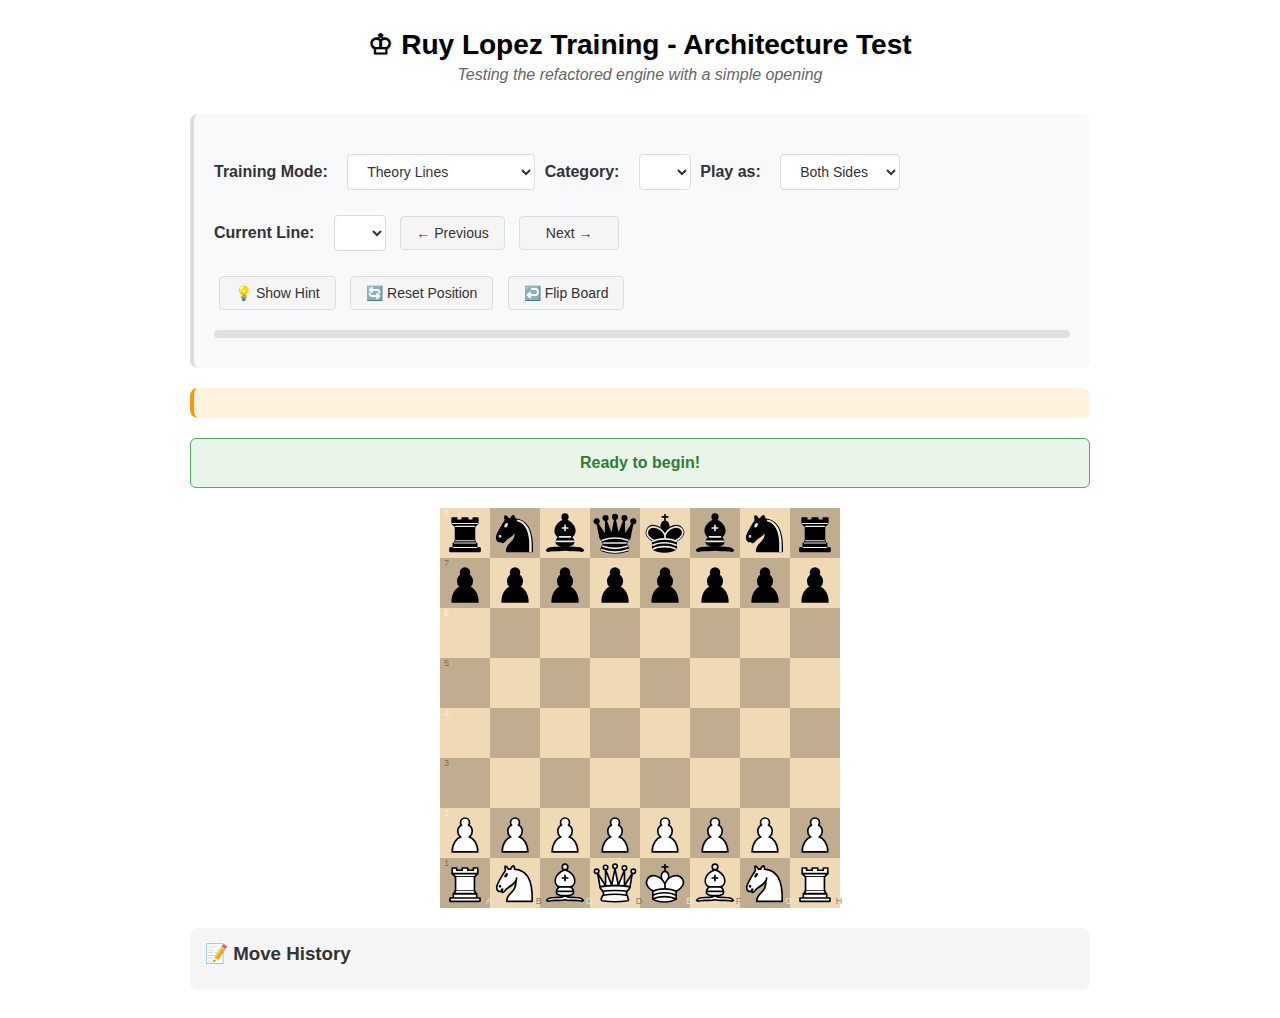
<file: v2.html>
<!DOCTYPE html>
<html>
<head>
    <meta charset="UTF-8">
    <meta name="viewport" content="width=device-width, initial-scale=1.0">
    <title>Ruy Lopez Test - Refactored Architecture</title>
    
    <!-- Chess assets -->
    <link rel="stylesheet" href="assets/css/chessground.base.css">
    <link rel="stylesheet" href="assets/css/chessground.brown.css">
    <link rel="stylesheet" href="assets/css/chessground.cburnett.css">
    <link rel="stylesheet" href="engine/promotion.css">
    <link rel="stylesheet" href="engine/trainer-styles.css">
    <script src="assets/js/chess.min.js"></script>
</head>
<body>

<div class="trainer-container">
    <div class="header">
        <h1 class="opening-title">♔ Ruy Lopez Training - Architecture Test</h1>
        <p class="opening-subtitle">Testing the refactored engine with a simple opening</p>
    </div>
    
    <div class="controls">
        <div class="control-group">
            <label for="modeSelect">Training Mode:</label>
            <select id="modeSelect">
                <option value="theory">Theory Lines</option>
                <option value="exercises">Exercises</option>
                <option value="spaced_repetition">🧠 Spaced Repetition</option>
            </select>
            
            <label for="categorySelect" id="categoryLabel">Category:</label>
            <select id="categorySelect">
                <!-- Populated by UI Manager -->
            </select>
            
            <label for="colorSelect">Play as:</label>
            <select id="colorSelect">
                <option value="white">White</option>
                <option value="black">Black</option>
                <option value="both" selected>Both Sides</option>
            </select>
        </div>
        
        <div class="control-group">
            <label for="lineSelect">Current Line:</label>
            <select id="lineSelect">
                <!-- Populated by UI Manager -->
            </select>
            <button id="prevLineBtn">← Previous</button>
            <button id="nextLineBtn">Next →</button>
        </div>
        
        <div class="control-group">
            <button id="hintBtn">💡 Show Hint</button>
            <button id="resetBtn">🔄 Reset Position</button>
            <button id="flipBtn">↩️ Flip Board</button>
        </div>
        
        <div class="progress-bar">
            <div class="progress-fill" id="progressFill"></div>
        </div>
    </div>
    
    <div id="positionInfo" class="position-info">
        <!-- Populated by UI Manager -->
    </div>
    
    <div class="challenge-box" id="challengeBox" style="display: none;">
        <!-- For exercises -->
    </div>
    
    <div id="status">Ready to begin!</div>
    
    <div id="board" class="cg-wrap"></div>
    
    <div class="success-message" id="successMessage"></div>
    <div class="error-message" id="errorMessage"></div>
    
    <div id="moves">
        <h3>📝 Move History</h3>
        <div id="movesList"></div>
    </div>
</div>

<!-- Promotion Selector -->
<div class="promotion-selector" id="promotionSelector">
    <div class="promotion-title">Choose Promotion Piece</div>
    <div class="promotion-pieces">
        <div class="promotion-piece white" data-piece="q" title="Queen"></div>
        <div class="promotion-piece white" data-piece="r" title="Rook"></div>
        <div class="promotion-piece white" data-piece="b" title="Bishop"></div>
        <div class="promotion-piece white" data-piece="n" title="Knight"></div>
        <div class="promotion-piece black" data-piece="q" title="Queen"></div>
        <div class="promotion-piece black" data-piece="r" title="Rook"></div>
        <div class="promotion-piece black" data-piece="b" title="Bishop"></div>
        <div class="promotion-piece black" data-piece="n" title="Knight"></div>
    </div>
</div>

<script type="module">
    // Import the refactored modules
    import { ChessTrainer } from './engine/trainer-core.js';
    import { UIManager } from './engine/ui-manager.js';
    import { ruyLopezData } from './data/ruy-lopez-data.js';
    
    // Initialize the trainer with clean separation
    const trainer = new ChessTrainer('board', ruyLopezData, {
        autoStart: true,
        showHints: true,
        defaultColor: 'both'
    });
    
    // Initialize UI Manager to handle all DOM updates
    const uiManager = new UIManager(trainer);
    
    // Log events for debugging the architecture
    console.log('=== RUY LOPEZ ARCHITECTURE TEST ===');
    console.log('Trainer initialized with events-based architecture');
    
    // Add debug event listeners to verify clean separation
    trainer.addEventListener('correctMove', (e) => {
        console.log('✅ Event: correctMove', e.detail);
    });
    
    trainer.addEventListener('incorrectMove', (e) => {
        console.log('❌ Event: incorrectMove', e.detail);
    });
    
    trainer.addEventListener('lineComplete', (e) => {
        console.log('🎉 Event: lineComplete', e.detail);
    });
    
    // Make trainer available for console debugging
    window.trainer = trainer;
    window.uiManager = uiManager;
    
    console.log('Test commands available in console:');
    console.log('- trainer.setMode("exercises")');
    console.log('- trainer.nextLine()');
    console.log('- trainer.flipBoard()');
    console.log('- trainer.getProgress()');
</script>

</body>
</html>
</file>
<file: assets/css/chessground.base.css>
.cg-wrap {
  box-sizing: content-box;
  position: relative;
  display: block;
}

cg-container {
  position: absolute;
  width: 100%;
  height: 100%;
  display: block;
  top: 0;
}

cg-board {
  position: absolute;
  top: 0;
  left: 0;
  width: 100%;
  height: 100%;
  -webkit-user-select: none;
  -moz-user-select: none;
  -ms-user-select: none;
  user-select: none;
  line-height: 0;
  background-size: cover;
}

.cg-wrap.manipulable cg-board {
  cursor: pointer;
}

cg-board square {
  position: absolute;
  top: 0;
  left: 0;
  width: 12.5%;
  height: 12.5%;
  pointer-events: none;
}

cg-board square.move-dest {
  pointer-events: auto;
}

cg-board square.last-move {
  will-change: transform;
}

.cg-wrap piece {
  position: absolute;
  top: 0;
  left: 0;
  width: 12.5%;
  height: 12.5%;
  background-size: cover;
  z-index: 2;
  will-change: transform;
  pointer-events: none;
}

cg-board piece.dragging {
  cursor: move;
  /* !important to override z-index from 3D piece inline style */
  z-index: 11 !important;
}

piece.anim {
  z-index: 8;
}

piece.fading {
  z-index: 1;
  opacity: 0.5;
}

.cg-wrap piece.ghost {
  opacity: 0.3;
}

.cg-wrap piece svg {
  overflow: hidden;
  position: relative;
  top: 0px;
  left: 0px;
  width: 100%;
  height: 100%;
  pointer-events: none;
  z-index: 2;
  opacity: 0.6;
}

.cg-wrap cg-auto-pieces,
.cg-wrap .cg-shapes,
.cg-wrap .cg-custom-svgs {
  overflow: visible;
  position: absolute;
  top: 0px;
  left: 0px;
  width: 100%;
  height: 100%;
  pointer-events: none;
}

.cg-wrap cg-auto-pieces {
  z-index: 2;
}

.cg-wrap cg-auto-pieces piece {
  opacity: 0.3;
}

.cg-wrap .cg-shapes {
  overflow: hidden;
  opacity: 0.6;
  z-index: 2;
}

.cg-wrap .cg-custom-svgs {
  /* over piece.anim = 8, but under piece.dragging = 11 */
  z-index: 9;
}

.cg-wrap .cg-custom-svgs svg {
  overflow: visible;
}

.cg-wrap coords {
  position: absolute;
  display: flex;
  pointer-events: none;
  opacity: 0.8;
  font-family: sans-serif;
  font-size: 9px;
}

.cg-wrap coords.ranks {
  left: 4px;
  top: -20px;
  flex-flow: column-reverse;
  height: 100%;
  width: 12px;
}

.cg-wrap coords.ranks.black {
  flex-flow: column;
}

.cg-wrap coords.ranks.left {
  left: -15px;
  align-items: flex-end;
}

.cg-wrap coords.files {
  bottom: -4px;
  left: 24px;
  flex-flow: row;
  width: 100%;
  height: 16px;
  text-transform: uppercase;
  text-align: center;
}

.cg-wrap coords.files.black {
  flex-flow: row-reverse;
}

.cg-wrap coords coord {
  flex: 1 1 auto;
}

.cg-wrap coords.ranks coord {
  transform: translateY(39%);
}

.cg-wrap coords.squares {
  bottom: 0;
  left: 0;
  text-transform: uppercase;
  text-align: right;
  flex-flow: column-reverse;
  height: 100%;
  width: 12.5%;
}

.cg-wrap coords.squares.black {
  flex-flow: column;
}

.cg-wrap coords.squares.left {
  text-align: left;
}

.cg-wrap coords.squares coord {
  padding: 6% 4%;
}

.cg-wrap coords.squares.rank2 {
  transform: translateX(100%);
}

.cg-wrap coords.squares.rank3 {
  transform: translateX(200%);
}

.cg-wrap coords.squares.rank4 {
  transform: translateX(300%);
}

.cg-wrap coords.squares.rank5 {
  transform: translateX(400%);
}

.cg-wrap coords.squares.rank6 {
  transform: translateX(500%);
}

.cg-wrap coords.squares.rank7 {
  transform: translateX(600%);
}

.cg-wrap coords.squares.rank8 {
  transform: translateX(700%);
}
</file>
<file: assets/css/chessground.brown.css>
/** Colored board squares as an embedded SVG */
cg-board {
  background-color: #f0d9b5;
  background-image: url('[data-uri]');
}

/** Interactive board square colors */
cg-board square.move-dest {
  background: radial-gradient(rgba(20, 85, 30, 0.5) 22%, #208530 0, rgba(0, 0, 0, 0.3) 0, rgba(0, 0, 0, 0) 0);
}
cg-board square.premove-dest {
  background: radial-gradient(rgba(20, 30, 85, 0.5) 22%, #203085 0, rgba(0, 0, 0, 0.3) 0, rgba(0, 0, 0, 0) 0);
}
cg-board square.oc.move-dest {
  background: radial-gradient(transparent 0%, transparent 80%, rgba(20, 85, 0, 0.3) 80%);
}
cg-board square.oc.premove-dest {
  background: radial-gradient(transparent 0%, transparent 80%, rgba(20, 30, 85, 0.2) 80%);
}
cg-board square.move-dest:hover {
  background: rgba(20, 85, 30, 0.3);
}
cg-board square.premove-dest:hover {
  background: rgba(20, 30, 85, 0.2);
}
cg-board square.last-move {
  background-color: rgba(155, 199, 0, 0.41);
}
cg-board square.selected {
  background-color: rgba(20, 85, 30, 0.5);
}
cg-board square.check {
  background: radial-gradient(
    ellipse at center,
    rgba(255, 0, 0, 1) 0%,
    rgba(231, 0, 0, 1) 25%,
    rgba(169, 0, 0, 0) 89%,
    rgba(158, 0, 0, 0) 100%
  );
}
cg-board square.current-premove {
  background-color: rgba(20, 30, 85, 0.5);
}

/** Alternating colors in rank/file/square labels */
.orientation-white .ranks :nth-child(odd),
.orientation-white .files :nth-child(even),
.orientation-black .ranks :nth-child(even),
.orientation-black .files :nth-child(odd),
coords.squares:nth-of-type(odd) :nth-child(even),
coords.squares:nth-of-type(even) :nth-child(odd) {
  color: rgba(72, 72, 72, 0.8);
}

.orientation-white .ranks :nth-child(even),
.orientation-white .files :nth-child(odd),
.orientation-black .ranks :nth-child(odd),
.orientation-black .files :nth-child(even),
coords.squares:nth-of-type(odd) :nth-child(odd),
coords.squares:nth-of-type(even) :nth-child(even) {
  color: rgba(255, 255, 255, 0.8);
}
</file>
<file: assets/css/chessground.cburnett.css>
/** Embedded SVGs for all chess pieces */
.cg-wrap piece.pawn.white {
  background-image: url('[data-uri]');
}
.cg-wrap piece.bishop.white {
  background-image: url('[data-uri]');
}
.cg-wrap piece.knight.white {
  background-image: url('[data-uri]');
}
.cg-wrap piece.rook.white {
  background-image: url('[data-uri]');
}
.cg-wrap piece.queen.white {
  background-image: url('[data-uri]');
}
.cg-wrap piece.king.white {
  background-image: url('[data-uri]');
}
.cg-wrap piece.pawn.black {
  background-image: url('[data-uri]');
}
.cg-wrap piece.bishop.black {
  background-image: url('[data-uri]');
}
.cg-wrap piece.knight.black {
  background-image: url('[data-uri]');
}
.cg-wrap piece.rook.black {
  background-image: url('[data-uri]');
}
.cg-wrap piece.queen.black {
  background-image: url('[data-uri]');
}
.cg-wrap piece.king.black {
  background-image: url('[data-uri]');
}
</file>
<file: engine/promotion.css>
/**
 * Shared Promotion Styles for All Chess Trainers
 * Place this file in: engine/promotion.css
 */

.promotion-selector {
    position: fixed !important;
    top: 50% !important;
    left: 50% !important;
    transform: translate(-50%, -50%) !important;
    z-index: 9999 !important;
    display: none;
    background: white !important;
    border: 3px solid #333 !important;
    border-radius: 10px;
    box-shadow: 0 0 50px rgba(0,0,0,0.8) !important;
    padding: 20px !important;
}

.promotion-title {
    text-align: center;
    margin-bottom: 15px;
    font-size: 18px !important;
    font-weight: bold;
    color: #333 !important;
}

.promotion-pieces {
    display: flex;
    gap: 10px;
    justify-content: center;
}

.promotion-piece {
    width: 70px !important;
    height: 70px !important;
    cursor: pointer;
    border: 2px solid #ccc !important;
    border-radius: 6px;
    background: #f9f9f9 !important;
    display: flex !important;
    align-items: center !important;
    justify-content: center !important;
    transition: all 0.2s ease;
    background-size: 80% !important;
    background-repeat: no-repeat !important;
    background-position: center !important;
}

.promotion-piece:hover {
    background-color: #4CAF50 !important;
    border-color: #2E7D32 !important;
    transform: scale(1.1) !important;
}

/* White pieces using SVG files */
.promotion-piece.white[data-piece="q"] {
    background-image: url('../assets/pieces/queen-white.svg') !important;
}

.promotion-piece.white[data-piece="r"] {
    background-image: url('../assets/pieces/rook-white.svg') !important;
}

.promotion-piece.white[data-piece="b"] {
    background-image: url('../assets/pieces/bishop-white.svg') !important;
}

.promotion-piece.white[data-piece="n"] {
    background-image: url('../assets/pieces/knight-white.svg') !important;
}

/* Black pieces using SVG files */
.promotion-piece.black[data-piece="q"] {
    background-image: url('../assets/pieces/queen-black.svg') !important;
}

.promotion-piece.black[data-piece="r"] {
    background-image: url('../assets/pieces/rook-black.svg') !important;
}

.promotion-piece.black[data-piece="b"] {
    background-image: url('../assets/pieces/bishop-black.svg') !important;
}

.promotion-piece.black[data-piece="n"] {
    background-image: url('../assets/pieces/knight-black.svg') !important;
}

/* Mobile responsive */
@media (max-width: 600px) {
    .promotion-piece {
        width: 60px !important;
        height: 60px !important;
    }
    
    .promotion-selector {
        padding: 15px !important;
    }
    
    .promotion-title {
        font-size: 16px !important;
    }
}
</file>
<file: engine/trainer-styles.css>
/* /engine/trainer-styles.css - COMPLETE REWRITE */

.cg-wrap {
    width: 400px;
    height: 400px;
    margin: 20px auto;
    touch-action: none;
    -webkit-touch-callout: none;
    -webkit-user-select: none;
    -khtml-user-select: none;
    -moz-user-select: none;
    -ms-user-select: none;
    user-select: none;
}

.trainer-container {
    max-width: 900px;
    margin: 0 auto;
    padding: 20px;
    font-family: Arial, sans-serif;
}

.header {
    text-align: center;
    margin-bottom: 30px;
}

.opening-title {
    font-size: 28px;
    margin: 0;
    text-shadow: 1px 1px 2px rgba(0,0,0,0.1);
}

.opening-title.traxler-theme {
    color: #d32f2f;
}

.opening-title.scotch-theme {
    color: #1976d2;
}

.opening-title.kingpawn-theme {
    color: #388e3c;
}

.opening-subtitle {
    font-size: 16px;
    color: #666;
    margin: 5px 0 0 0;
    font-style: italic;
}

.controls {
    background: #f8f9fa;
    padding: 20px;
    border-radius: 8px;
    margin-bottom: 20px;
    border-left: 4px solid #ddd;
}

.traxler-theme ~ * .controls {
    border-left: 4px solid #d32f2f;
}

.scotch-theme ~ * .controls {
    border-left: 4px solid #1976d2;
}

.kingpawn-theme ~ * .controls {
    border-left: 4px solid #388e3c;
}

.control-group {
    margin: 15px 0;
}

.control-group label {
    font-weight: bold;
    margin-right: 10px;
    color: #333;
}

/* FIXED: Separate select and button styling */
select {
    padding: 8px 15px;
    margin: 5px;
    border: 1px solid #ddd;
    border-radius: 4px;
    background: white;
    cursor: pointer;
    font-size: 14px;
    color: #333;
}

/* FIXED: Button styling with proper text visibility */
button {
    padding: 8px 15px;
    margin: 5px;
    border: 1px solid #ddd;
    border-radius: 4px;
    background: #f5f5f5;
    cursor: pointer;
    font-size: 14px;
    color: #333;
    font-family: Arial, sans-serif;
    font-weight: normal;
    text-align: center;
    transition: all 0.2s ease;
    min-width: 80px;
}

/* FIXED: Theme button colors with proper contrast */
.traxler-theme ~ * button {
    background: #d32f2f;
    border-color: #d32f2f;
    color: white;
}

.traxler-theme ~ * button:hover {
    background: #b71c1c;
    border-color: #b71c1c;
    color: white;
}

.scotch-theme ~ * button {
    background: #1976d2;
    border-color: #1976d2;
    color: white;
}

.scotch-theme ~ * button:hover {
    background: #1565c0;
    border-color: #1565c0;
    color: white;
}

.kingpawn-theme ~ * button {
    background: #388e3c;
    border-color: #388e3c;
    color: white;
}

.kingpawn-theme ~ * button:hover {
    background: #2e7d32;
    border-color: #2e7d32;
    color: white;
}

/* FIXED: Default button hover */
button:hover {
    background: #e0e0e0;
    transform: translateY(-1px);
    box-shadow: 0 2px 4px rgba(0,0,0,0.2);
}

/* FIXED: Disabled button styling */
button:disabled {
    background: #ccc;
    border-color: #bbb;
    color: #666;
    cursor: not-allowed;
    transform: none;
    box-shadow: none;
}

/* FIXED: Specific button overrides */
#prevLineBtn, #nextLineBtn, #resetBtn, #hintBtn, #flipBtn {
    min-width: 100px;
    text-align: center;
    white-space: nowrap;
}

.position-info {
    background: #fff3e0;
    padding: 15px;
    border-radius: 8px;
    margin-bottom: 20px;
    border-left: 4px solid #ff9800;
}

.exercise-info {
    background: #e3f2fd;
    padding: 15px;
    border-radius: 8px;
    margin-bottom: 20px;
    border-left: 4px solid #2196f3;
}

.position-info h4, .exercise-info h4 {
    margin: 0 0 10px 0;
    color: #333;
}

.challenge-box {
    background: #f0f8ff;
    padding: 15px;
    border-radius: 8px;
    margin: 15px 0;
    border-left: 4px solid #2196f3;
    font-weight: bold;
}

#status {
    font-weight: bold;
    padding: 15px;
    margin: 15px 0;
    border-radius: 6px;
    text-align: center;
    background: #e8f5e8;
    color: #2e7d32;
    border: 1px solid #4caf50;
}

#moves {
    background: #f5f5f5;
    padding: 15px;
    border-radius: 8px;
    margin-top: 20px;
}

#moves h3 {
    margin: 0 0 10px 0;
    color: #333;
}

#movesList {
    font-family: 'Courier New', monospace;
    line-height: 1.6;
    max-height: 200px;
    overflow-y: auto;
}

.success-message, .error-message {
    padding: 15px;
    border-radius: 6px;
    margin: 15px 0;
    font-weight: bold;
    text-align: center;
    display: none;
}

.success-message {
    background: #d4edda;
    color: #155724;
    border: 1px solid #c3e6cb;
}

.error-message {
    background: #f8d7da;
    color: #721c24;
    border: 1px solid #f5c6cb;
}

.progress-bar {
    background: #e0e0e0;
    border-radius: 10px;
    overflow: hidden;
    margin: 10px 0;
    height: 8px;
}

.progress-fill {
    background: linear-gradient(90deg, #4caf50, #8bc34a);
    height: 100%;
    width: 0%;
    transition: width 0.3s ease;
}

/* Mobile responsiveness */
@media (max-width: 768px) {
    .cg-wrap {
        width: 350px !important;
        height: 350px !important;
    }
    
    .cg-board {
        touch-action: manipulation;
    }
    
    .trainer-container {
        padding: 10px;
    }
    
    .opening-title {
        font-size: 24px;
    }
    
    .control-group {
        margin: 10px 0;
    }
    
    select, button {
        padding: 6px 12px;
        margin: 3px;
        font-size: 13px;
    }

    #prevLineBtn, #nextLineBtn, #resetBtn, #hintBtn, #flipBtn {
        min-width: 80px;
        padding: 8px 12px;
    }
}

/* FINAL BUTTON TEXT OVERRIDE - This should fix everything */
button, input[type="button"], input[type="submit"] {
    color: #333 !important;
    font-family: Arial, sans-serif !important;
    text-shadow: none !important;
    -webkit-text-fill-color: initial !important;
}

.traxler-theme ~ * button,
.scotch-theme ~ * button,
.kingpawn-theme ~ * button {
    color: white !important;
}

button:disabled {
    color: #666 !important;
}
</file>
